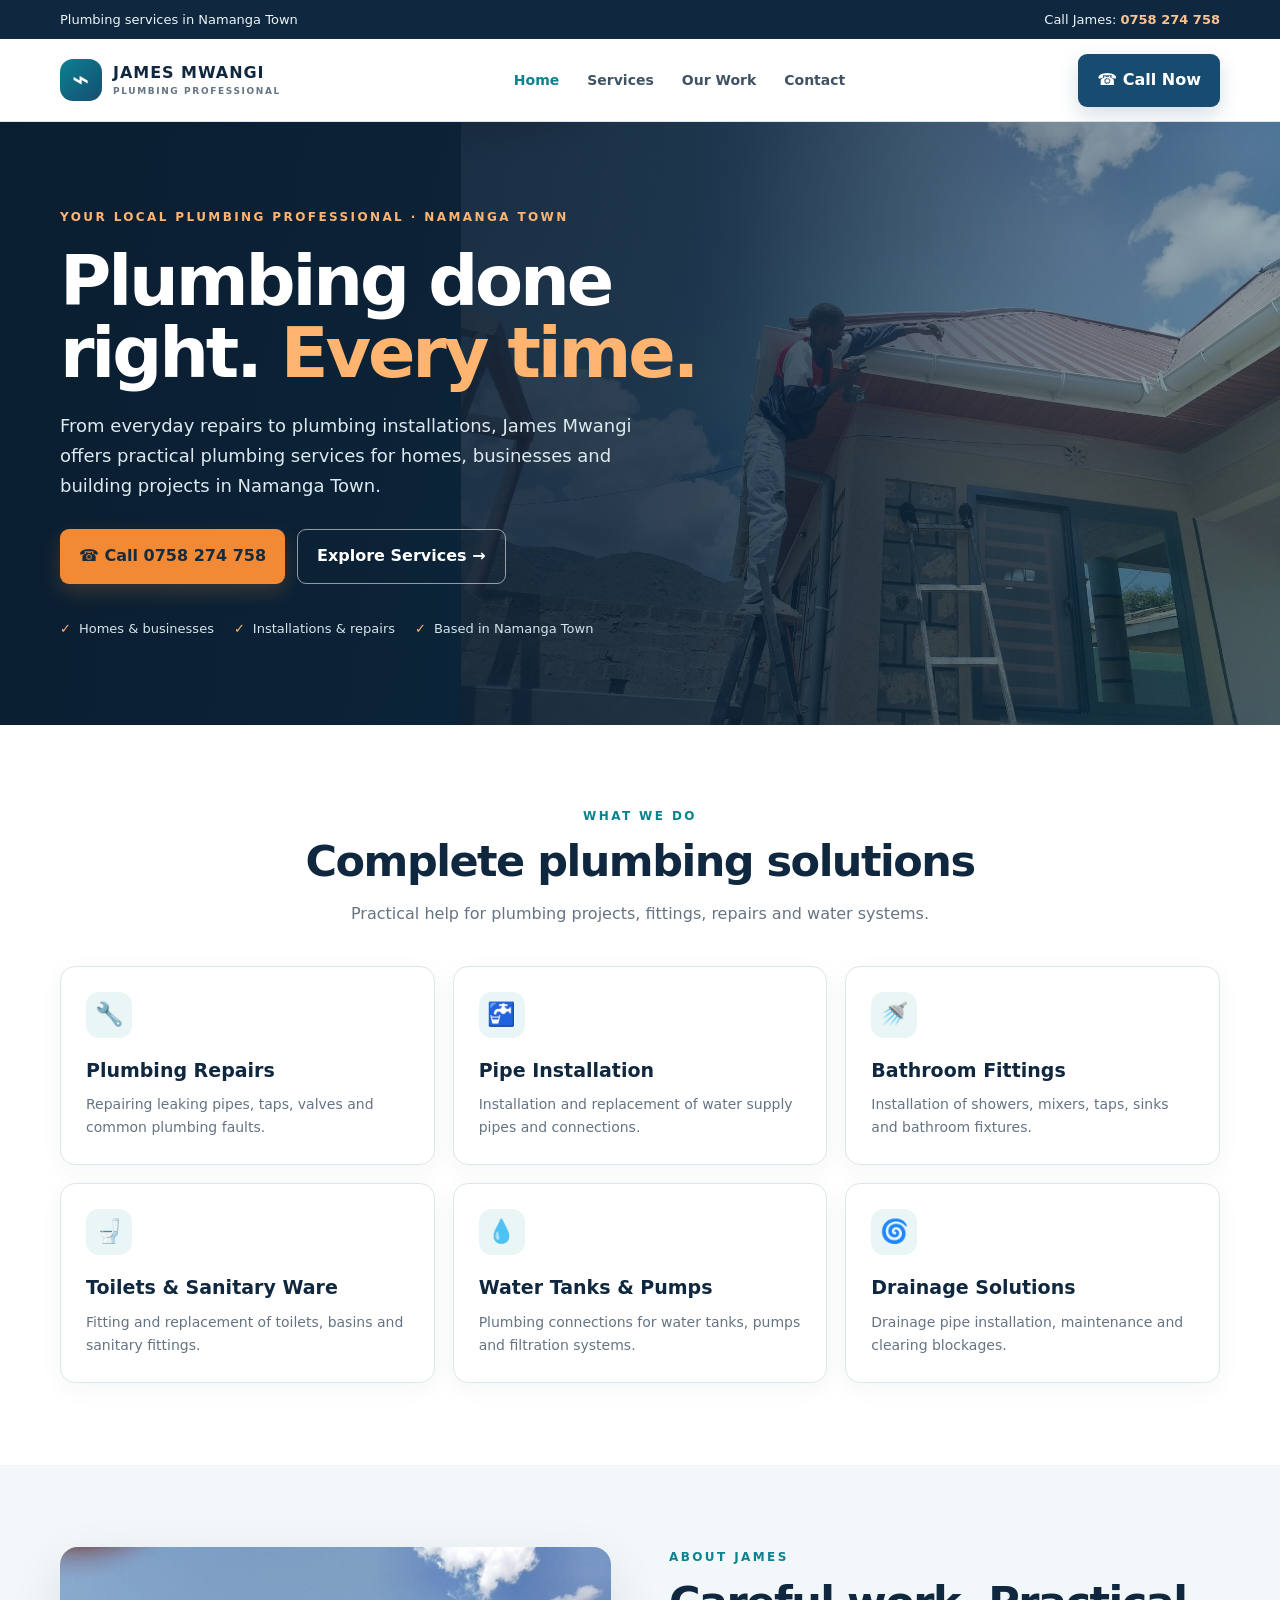
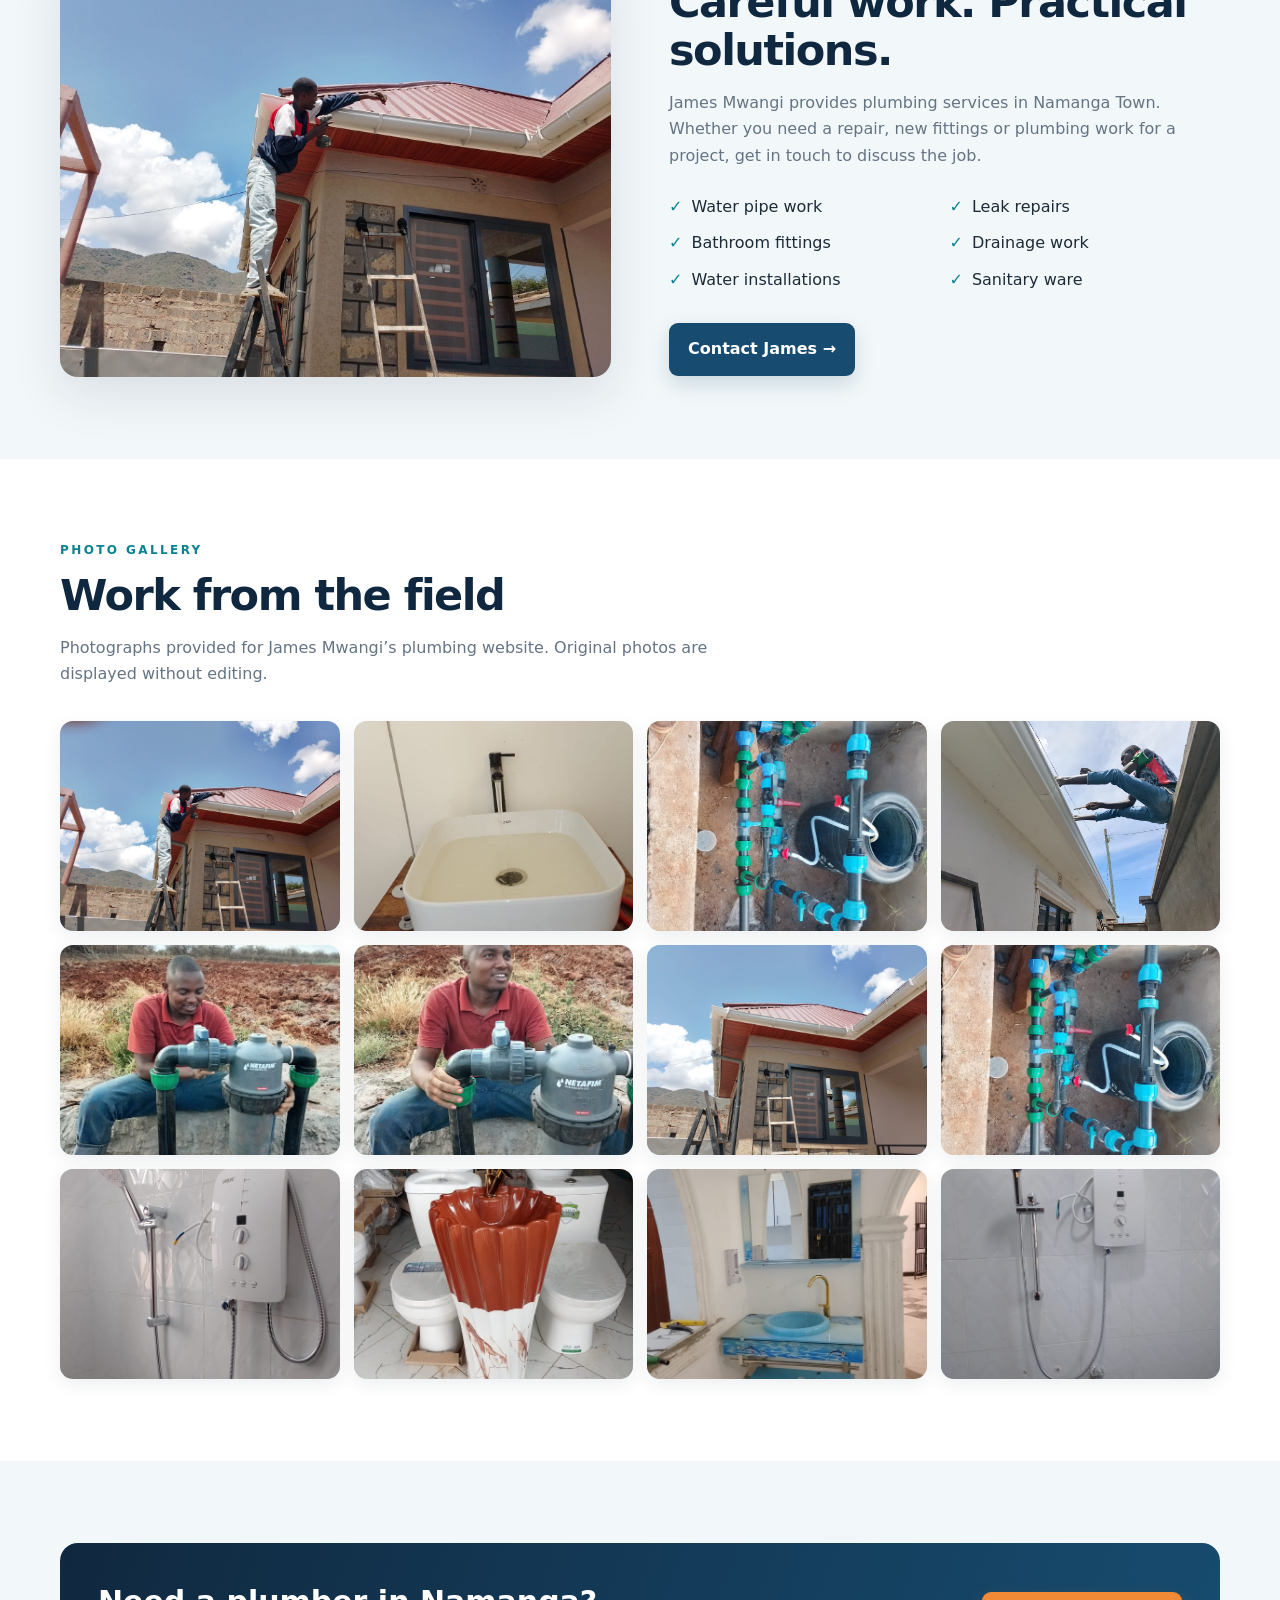
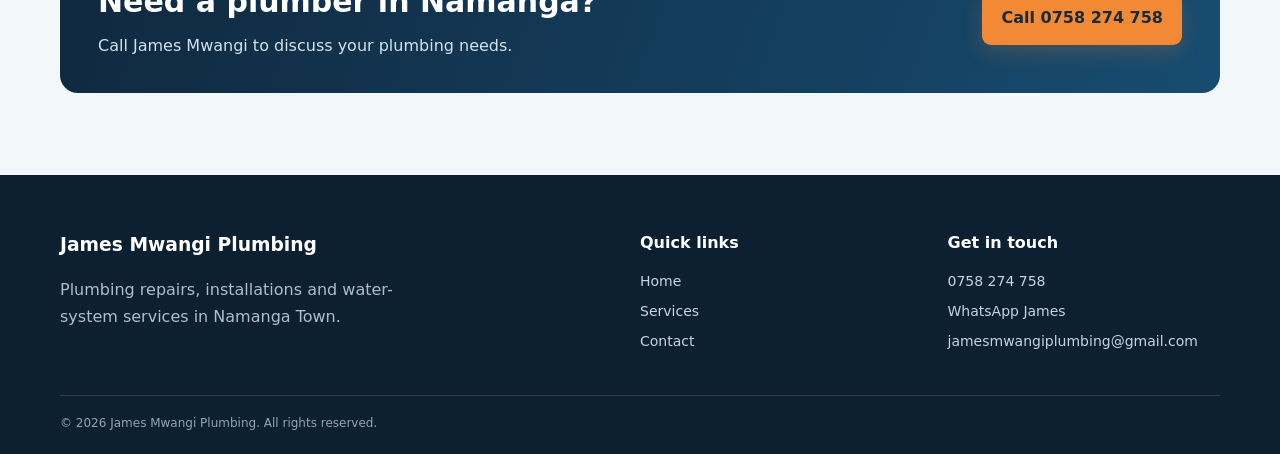
<file: index.html>
<!doctype html><html lang="en"><head><meta charset="utf-8"><meta name="viewport" content="width=device-width, initial-scale=1"><meta name="description" content="James Mwangi provides plumbing services in Namanga Town, including plumbing repairs, pipe installation, bathroom fittings and drainage."><title>James Mwangi | Plumbing Services in Namanga</title><link rel="stylesheet" href="styles.css"></head><body>
<div class="topbar"><div class="wrap"><span>Plumbing services in Namanga Town</span><span>Call James: <a href="tel:+254758274758">0758 274 758</a></span></div></div>
<header class="header"><div class="wrap nav"><a class="brand" href="index.html"><span class="brand-mark">⌁</span><span>JAMES MWANGI<small>PLUMBING PROFESSIONAL</small></span></a><button class="menu" aria-label="Open navigation" onclick="document.querySelector('.links').classList.toggle('open')">☰</button><nav class="links"><a class="active" href="index.html">Home</a><a href="services.html">Services</a><a href="#projects">Our Work</a><a href="contact.html">Contact</a></nav><a class="btn blue" href="tel:+254758274758">☎ Call Now</a></div></header>
<main><section class="hero"><div class="hero-photo"></div><div class="wrap hero-inner"><div class="hero-copy"><div class="eyebrow">Your local plumbing professional · Namanga Town</div><h1>Plumbing done right. <span>Every time.</span></h1><p>From everyday repairs to plumbing installations, James Mwangi offers practical plumbing services for homes, businesses and building projects in Namanga Town.</p><div class="hero-actions"><a class="btn" href="tel:+254758274758">☎ Call 0758 274 758</a><a class="btn outline" href="services.html">Explore Services →</a></div><div class="trust"><span>Homes & businesses</span><span>Installations & repairs</span><span>Based in Namanga Town</span></div></div></div></section>
<section class="section"><div class="wrap"><div class="section-head center"><div class="kicker">What we do</div><h2>Complete plumbing solutions</h2><p>Practical help for plumbing projects, fittings, repairs and water systems.</p></div><div class="service-grid"><article class="service"><div class="ico">🔧</div><h3>Plumbing Repairs</h3><p>Repairing leaking pipes, taps, valves and common plumbing faults.</p></article><article class="service"><div class="ico">🚰</div><h3>Pipe Installation</h3><p>Installation and replacement of water supply pipes and connections.</p></article><article class="service"><div class="ico">🚿</div><h3>Bathroom Fittings</h3><p>Installation of showers, mixers, taps, sinks and bathroom fixtures.</p></article><article class="service"><div class="ico">🚽</div><h3>Toilets & Sanitary Ware</h3><p>Fitting and replacement of toilets, basins and sanitary fittings.</p></article><article class="service"><div class="ico">💧</div><h3>Water Tanks & Pumps</h3><p>Plumbing connections for water tanks, pumps and filtration systems.</p></article><article class="service"><div class="ico">🌀</div><h3>Drainage Solutions</h3><p>Drainage pipe installation, maintenance and clearing blockages.</p></article></div></div></section>
<section class="section soft"><div class="wrap split"><div class="about-image"><img src="assets/photo-01.jpeg" alt="Plumbing work photograph supplied by James Mwangi"></div><div><div class="kicker">About James</div><h2>Careful work. Practical solutions.</h2><p class="muted">James Mwangi provides plumbing services in Namanga Town. Whether you need a repair, new fittings or plumbing work for a project, get in touch to discuss the job.</p><ul class="checklist"><li>Water pipe work</li><li>Leak repairs</li><li>Bathroom fittings</li><li>Drainage work</li><li>Water installations</li><li>Sanitary ware</li></ul><a class="btn blue" href="contact.html">Contact James →</a></div></div></section>
<section class="section" id="projects"><div class="wrap"><div class="section-head"><div class="kicker">Photo gallery</div><h2>Work from the field</h2><p>Photographs provided for James Mwangi’s plumbing website. Original photos are displayed without editing.</p></div><div class="gallery">
<a href="assets/photo-01.jpeg" target="_blank"><img src="assets/photo-01.jpeg" alt="Plumbing project photo 1"></a><a href="assets/photo-02.jpeg" target="_blank"><img src="assets/photo-02.jpeg" alt="Plumbing project photo 2"></a><a href="assets/photo-03.jpeg" target="_blank"><img src="assets/photo-03.jpeg" alt="Plumbing project photo 3"></a><a href="assets/photo-04.jpeg" target="_blank"><img src="assets/photo-04.jpeg" alt="Plumbing project photo 4"></a><a href="assets/photo-05.jpeg" target="_blank"><img src="assets/photo-05.jpeg" alt="Plumbing project photo 5"></a><a href="assets/photo-06.jpeg" target="_blank"><img src="assets/photo-06.jpeg" alt="Plumbing project photo 6"></a><a href="assets/photo-07.jpeg" target="_blank"><img src="assets/photo-07.jpeg" alt="Plumbing project photo 7"></a><a href="assets/photo-08.jpeg" target="_blank"><img src="assets/photo-08.jpeg" alt="Plumbing project photo 8"></a><a href="assets/photo-09.jpeg" target="_blank"><img src="assets/photo-09.jpeg" alt="Plumbing project photo 9"></a><a href="assets/photo-10.jpeg" target="_blank"><img src="assets/photo-10.jpeg" alt="Plumbing project photo 10"></a><a href="assets/photo-11.jpeg" target="_blank"><img src="assets/photo-11.jpeg" alt="Plumbing project photo 11"></a><a href="assets/photo-12.jpeg" target="_blank"><img src="assets/photo-12.jpeg" alt="Plumbing project photo 12"></a></div></div></section>
<section class="section soft"><div class="wrap"><div class="cta"><div><h2>Need a plumber in Namanga?</h2><p>Call James Mwangi to discuss your plumbing needs.</p></div><a class="btn" href="tel:+254758274758">Call 0758 274 758</a></div></div></section></main>
<footer class="footer"><div class="wrap"><div class="footer-grid"><div><h3>James Mwangi Plumbing</h3><p>Plumbing repairs, installations and water-system services in Namanga Town.</p></div><div><h4>Quick links</h4><a href="index.html">Home</a><a href="services.html">Services</a><a href="contact.html">Contact</a></div><div><h4>Get in touch</h4><a href="tel:+254758274758">0758 274 758</a><a href="https://wa.me/254758274758">WhatsApp James</a><a href="mailto:jamesmwangiplumbing@gmail.com">jamesmwangiplumbing@gmail.com</a></div></div><div class="copyright">© 2026 James Mwangi Plumbing. All rights reserved.</div></div></footer></body></html>
</file>
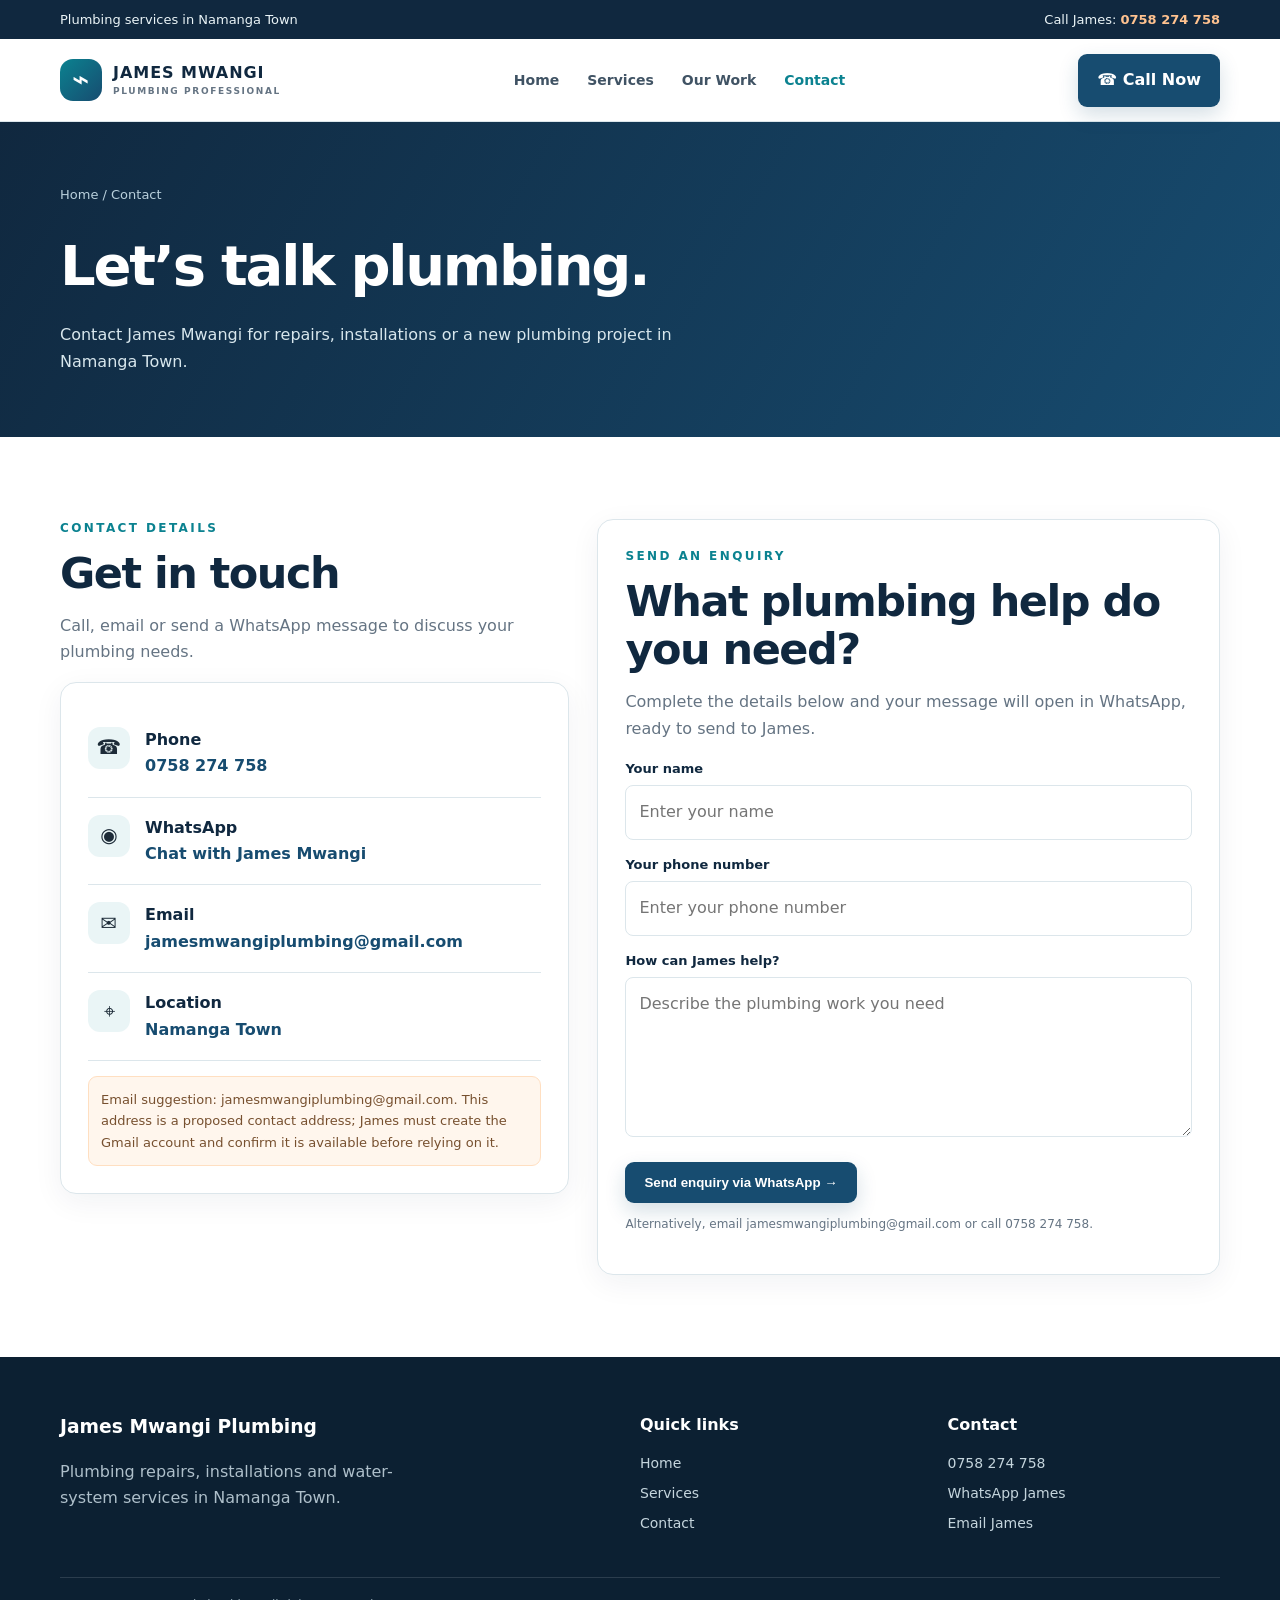
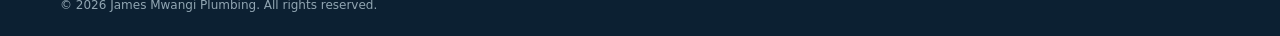
<file: contact.html>
<!doctype html><html lang="en"><head><meta charset="utf-8"><meta name="viewport" content="width=device-width, initial-scale=1"><meta name="description" content="Contact James Mwangi for plumbing services in Namanga Town."><title>Contact | James Mwangi Plumbing</title><link rel="stylesheet" href="styles.css"></head><body><div class="topbar"><div class="wrap"><span>Plumbing services in Namanga Town</span><span>Call James: <a href="tel:+254758274758">0758 274 758</a></span></div></div><header class="header"><div class="wrap nav"><a class="brand" href="index.html"><span class="brand-mark">⌁</span><span>JAMES MWANGI<small>PLUMBING PROFESSIONAL</small></span></a><button class="menu" aria-label="Open navigation" onclick="document.querySelector('.links').classList.toggle('open')">☰</button><nav class="links"><a href="index.html">Home</a><a href="services.html">Services</a><a href="index.html#projects">Our Work</a><a class="active" href="contact.html">Contact</a></nav><a class="btn blue" href="tel:+254758274758">☎ Call Now</a></div></header><main><section class="page-hero"><div class="wrap"><div class="crumb">Home / Contact</div><h1>Let’s talk plumbing.</h1><p>Contact James Mwangi for repairs, installations or a new plumbing project in Namanga Town.</p></div></section><section class="section"><div class="wrap contact-grid"><div><div class="kicker">Contact details</div><h2>Get in touch</h2><p class="muted">Call, email or send a WhatsApp message to discuss your plumbing needs.</p><div class="contact-card"><div class="contact-item"><div class="ico">☎</div><div><b>Phone</b><a href="tel:+254758274758">0758 274 758</a></div></div><div class="contact-item"><div class="ico">◉</div><div><b>WhatsApp</b><a href="https://wa.me/254758274758">Chat with James Mwangi</a></div></div><div class="contact-item"><div class="ico">✉</div><div><b>Email</b><a href="mailto:jamesmwangiplumbing@gmail.com">jamesmwangiplumbing@gmail.com</a></div></div><div class="contact-item"><div class="ico">⌖</div><div><b>Location</b><span>Namanga Town</span></div></div><div class="notice">Email suggestion: jamesmwangiplumbing@gmail.com. This address is a proposed contact address; James must create the Gmail account and confirm it is available before relying on it.</div></div></div><div class="contact-card"><div class="kicker">Send an enquiry</div><h2>What plumbing help do you need?</h2><p class="muted">Complete the details below and your message will open in WhatsApp, ready to send to James.</p><form class="form" onsubmit="event.preventDefault();const n=document.getElementById('name').value;const m=document.getElementById('message').value;const p=document.getElementById('phone').value;const text=encodeURIComponent('Hello James, my name is '+n+'. My phone: '+p+'. Plumbing enquiry: '+m);window.open('https://wa.me/254758274758?text='+text,'_blank')"><label for="name">Your name</label><input id="name" required placeholder="Enter your name"><label for="phone">Your phone number</label><input id="phone" required placeholder="Enter your phone number"><label for="message">How can James help?</label><textarea id="message" required rows="5" placeholder="Describe the plumbing work you need"></textarea><button class="btn blue" type="submit">Send enquiry via WhatsApp →</button></form><p class="small-note">Alternatively, email <a href="mailto:jamesmwangiplumbing@gmail.com">jamesmwangiplumbing@gmail.com</a> or call 0758 274 758.</p></div></div></section></main><footer class="footer"><div class="wrap"><div class="footer-grid"><div><h3>James Mwangi Plumbing</h3><p>Plumbing repairs, installations and water-system services in Namanga Town.</p></div><div><h4>Quick links</h4><a href="index.html">Home</a><a href="services.html">Services</a><a href="contact.html">Contact</a></div><div><h4>Contact</h4><a href="tel:+254758274758">0758 274 758</a><a href="https://wa.me/254758274758">WhatsApp James</a><a href="mailto:jamesmwangiplumbing@gmail.com">Email James</a></div></div><div class="copyright">© 2026 James Mwangi Plumbing. All rights reserved.</div></div></footer></body></html>
</file>
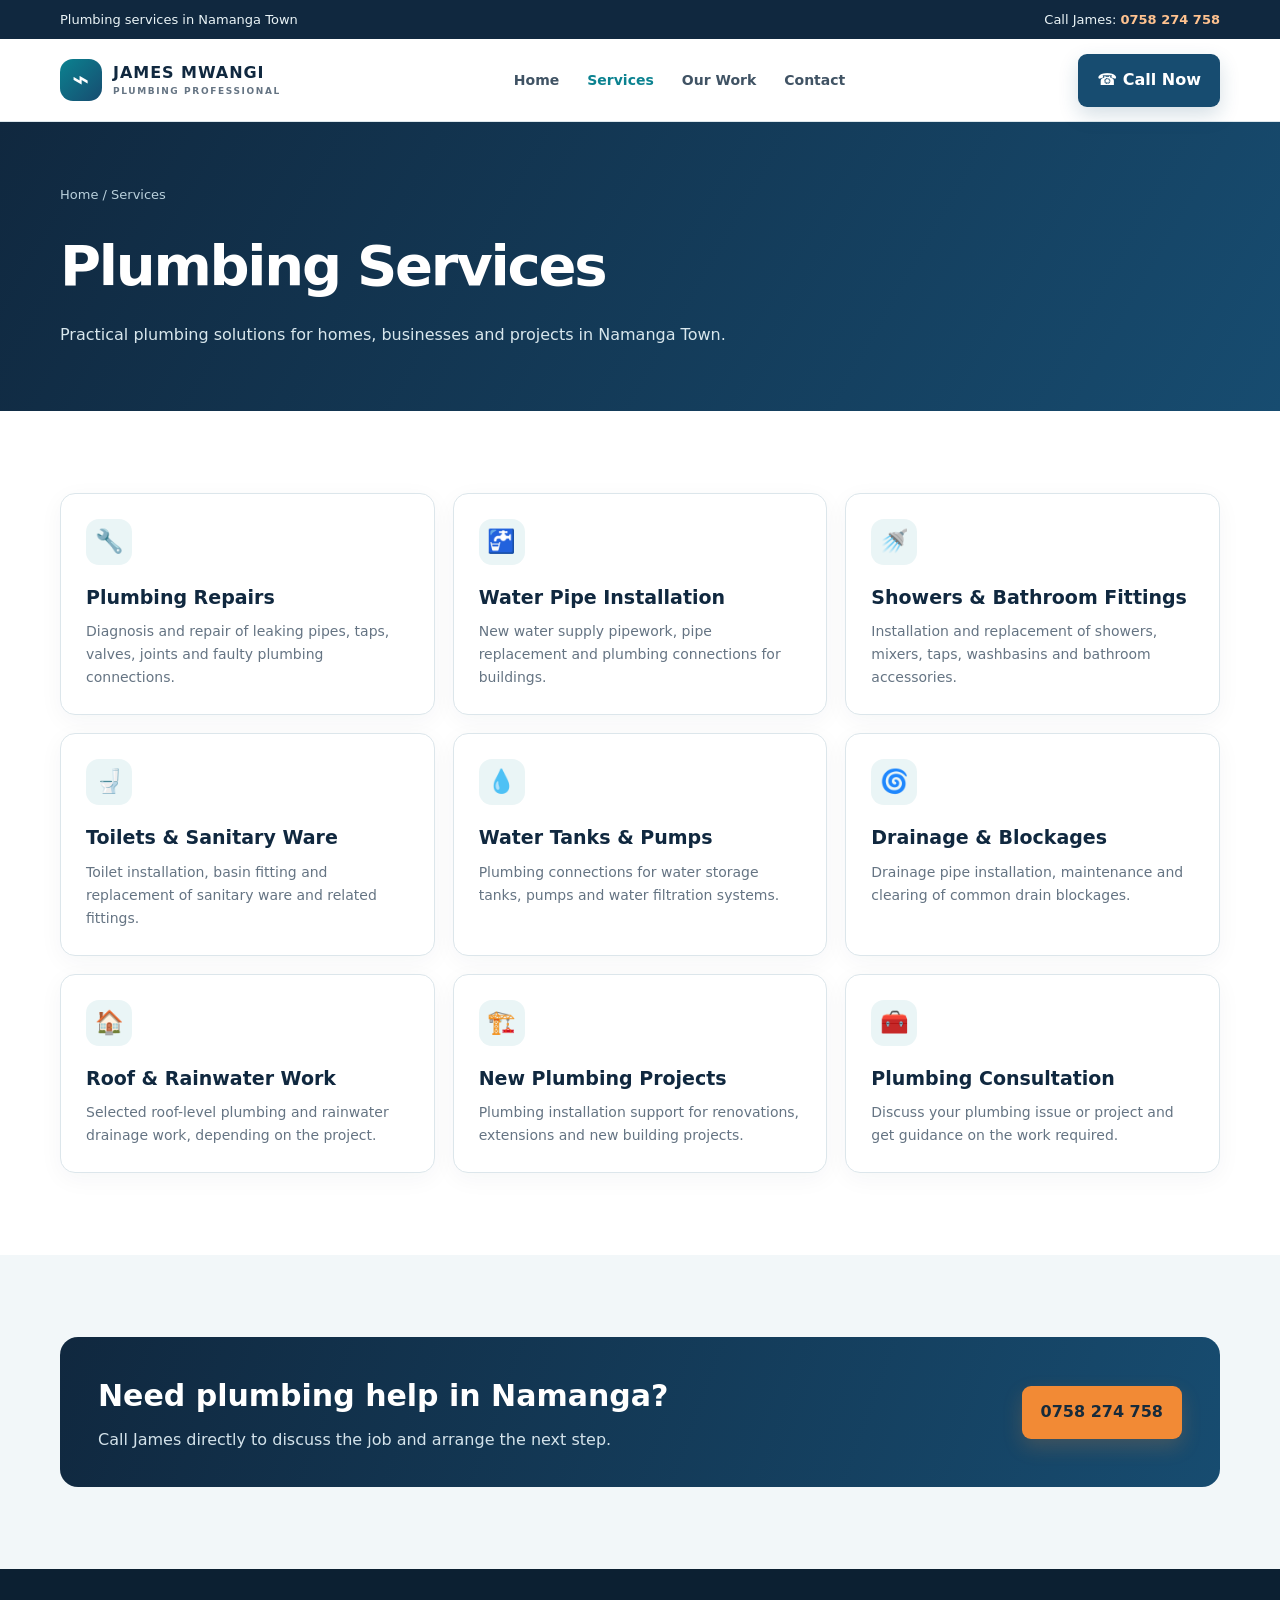
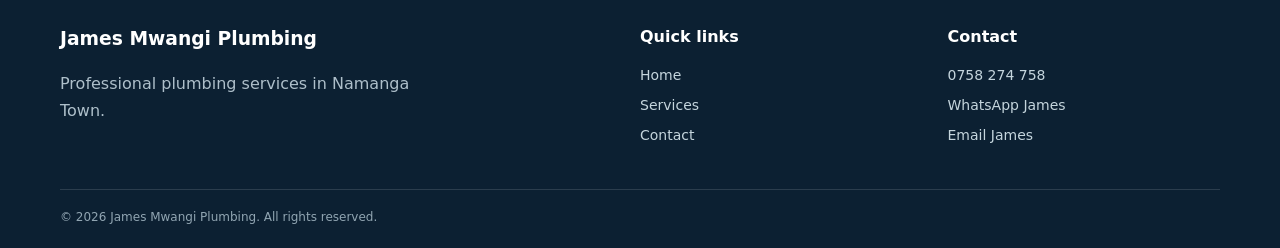
<file: services.html>
<!doctype html><html lang="en"><head><meta charset="utf-8"><meta name="viewport" content="width=device-width, initial-scale=1"><meta name="description" content="Plumbing repair, installation, bathroom fitting, drainage and water system services in Namanga Town by James Mwangi."><title>Plumbing Services | James Mwangi · Namanga</title><link rel="stylesheet" href="styles.css"></head><body><div class="topbar"><div class="wrap"><span>Plumbing services in Namanga Town</span><span>Call James: <a href="tel:+254758274758">0758 274 758</a></span></div></div><header class="header"><div class="wrap nav"><a class="brand" href="index.html"><span class="brand-mark">⌁</span><span>JAMES MWANGI<small>PLUMBING PROFESSIONAL</small></span></a><button class="menu" aria-label="Open navigation" onclick="document.querySelector('.links').classList.toggle('open')">☰</button><nav class="links"><a href="index.html">Home</a><a class="active" href="services.html">Services</a><a href="index.html#projects">Our Work</a><a href="contact.html">Contact</a></nav><a class="btn blue" href="tel:+254758274758">☎ Call Now</a></div></header><main><section class="page-hero"><div class="wrap"><div class="crumb">Home / Services</div><h1>Plumbing Services</h1><p>Practical plumbing solutions for homes, businesses and projects in Namanga Town.</p></div></section><section class="section"><div class="wrap"><div class="service-grid"><article class="service"><div class="ico">🔧</div><h3>Plumbing Repairs</h3><p>Diagnosis and repair of leaking pipes, taps, valves, joints and faulty plumbing connections.</p></article><article class="service"><div class="ico">🚰</div><h3>Water Pipe Installation</h3><p>New water supply pipework, pipe replacement and plumbing connections for buildings.</p></article><article class="service"><div class="ico">🚿</div><h3>Showers & Bathroom Fittings</h3><p>Installation and replacement of showers, mixers, taps, washbasins and bathroom accessories.</p></article><article class="service"><div class="ico">🚽</div><h3>Toilets & Sanitary Ware</h3><p>Toilet installation, basin fitting and replacement of sanitary ware and related fittings.</p></article><article class="service"><div class="ico">💧</div><h3>Water Tanks & Pumps</h3><p>Plumbing connections for water storage tanks, pumps and water filtration systems.</p></article><article class="service"><div class="ico">🌀</div><h3>Drainage & Blockages</h3><p>Drainage pipe installation, maintenance and clearing of common drain blockages.</p></article><article class="service"><div class="ico">🏠</div><h3>Roof & Rainwater Work</h3><p>Selected roof-level plumbing and rainwater drainage work, depending on the project.</p></article><article class="service"><div class="ico">🏗️</div><h3>New Plumbing Projects</h3><p>Plumbing installation support for renovations, extensions and new building projects.</p></article><article class="service"><div class="ico">🧰</div><h3>Plumbing Consultation</h3><p>Discuss your plumbing issue or project and get guidance on the work required.</p></article></div></div></section><section class="section soft"><div class="wrap"><div class="cta"><div><h2>Need plumbing help in Namanga?</h2><p>Call James directly to discuss the job and arrange the next step.</p></div><a class="btn" href="tel:+254758274758">0758 274 758</a></div></div></section></main><footer class="footer"><div class="wrap"><div class="footer-grid"><div><h3>James Mwangi Plumbing</h3><p>Professional plumbing services in Namanga Town.</p></div><div><h4>Quick links</h4><a href="index.html">Home</a><a href="services.html">Services</a><a href="contact.html">Contact</a></div><div><h4>Contact</h4><a href="tel:+254758274758">0758 274 758</a><a href="https://wa.me/254758274758">WhatsApp James</a><a href="mailto:jamesmwangiplumbing@gmail.com">Email James</a></div></div><div class="copyright">© 2026 James Mwangi Plumbing. All rights reserved.</div></div></footer></body></html>
</file>
<file: styles.css>
:root{--navy:#10283f;--blue:#174c70;--teal:#0b8290;--orange:#f28a35;--ink:#1d2b38;--muted:#657483;--paper:#fff;--soft:#f2f7f9;--line:#dce6eb;--shadow:0 18px 50px rgba(16,40,63,.11)}*{box-sizing:border-box}html{scroll-behavior:smooth}body{margin:0;font-family:Inter,ui-sans-serif,system-ui,-apple-system,"Segoe UI",sans-serif;color:var(--ink);line-height:1.65;background:#fff}a{color:inherit;text-decoration:none}.wrap{width:min(1160px,calc(100% - 40px));margin:auto}.topbar{background:var(--navy);color:#eaf4f7;font-size:13px}.topbar .wrap{display:flex;justify-content:space-between;gap:18px;padding:9px 0}.topbar a{color:#ffc28f;font-weight:800}.header{position:sticky;top:0;z-index:10;background:rgba(255,255,255,.96);backdrop-filter:blur(12px);border-bottom:1px solid var(--line)}.nav{height:82px;display:flex;align-items:center;justify-content:space-between;gap:24px}.brand{display:flex;align-items:center;gap:11px;font-weight:900;letter-spacing:.06em;color:var(--navy);line-height:1.1}.brand-mark{width:42px;height:42px;display:grid;place-items:center;border-radius:13px;background:linear-gradient(135deg,var(--teal),var(--blue));color:#fff;font-size:29px}.brand small{display:block;color:var(--muted);font-size:9px;letter-spacing:.18em;margin-top:5px}.links{display:flex;align-items:center;gap:28px;font-size:14px;font-weight:700;color:#405364}.links a:hover,.links a.active{color:var(--teal)}.btn{display:inline-flex;align-items:center;justify-content:center;gap:9px;padding:13px 19px;border-radius:9px;background:var(--orange);color:#172b3b;font-weight:850;border:0;box-shadow:0 8px 20px rgba(242,138,53,.2);transition:.2s}.btn:hover{transform:translateY(-2px);filter:brightness(1.03)}.btn.blue{background:var(--blue);color:#fff;box-shadow:0 8px 20px rgba(23,76,112,.18)}.btn.outline{background:transparent;color:#fff;border:1px solid rgba(255,255,255,.55);box-shadow:none}.menu{display:none;border:0;background:var(--soft);padding:10px 13px;border-radius:8px;font-size:20px}.hero{position:relative;overflow:hidden;background:linear-gradient(115deg,#10283f 0%,#174c70 64%,#0b8290 100%);color:#fff;min-height:570px;display:flex;align-items:center}.hero:after{content:"";position:absolute;inset:0;background:radial-gradient(circle at 85% 20%,rgba(255,255,255,.15),transparent 30%),linear-gradient(90deg,rgba(10,30,49,.97),rgba(10,30,49,.78) 54%,rgba(10,30,49,.25));pointer-events:none}.hero-photo{position:absolute;inset:0 0 0 36%;background-image:url('assets/photo-01.jpeg');background-size:cover;background-position:center;opacity:.72}.hero-inner{position:relative;z-index:1;padding:86px 0}.hero-copy{max-width:650px}.eyebrow,.kicker{font-size:12px;text-transform:uppercase;letter-spacing:.2em;font-weight:900;color:#ffb46f}.hero h1{font-size:clamp(42px,6vw,70px);line-height:1.03;letter-spacing:-.045em;margin:17px 0 22px}.hero h1 span{color:#ffb46f}.hero p{font-size:18px;color:#dce9ef;max-width:590px}.hero-actions{display:flex;flex-wrap:wrap;gap:12px;margin-top:29px}.trust{display:flex;flex-wrap:wrap;gap:20px;margin-top:34px;color:#d6e5eb;font-size:13px}.trust span:before{content:"✓";color:#ffb46f;font-weight:900;margin-right:8px}.section{padding:82px 0}.section.soft{background:var(--soft)}.section-head{max-width:700px;margin-bottom:34px}.section-head.center{text-align:center;margin:0 auto 38px}.section-head h2,.split h2,.contact-grid h2{font-size:clamp(30px,4vw,43px);line-height:1.12;letter-spacing:-.035em;color:var(--navy);margin:10px 0 13px}.section-head p,.muted{color:var(--muted)}.kicker{color:var(--teal)}.service-grid{display:grid;grid-template-columns:repeat(3,1fr);gap:18px}.service{padding:25px;border:1px solid var(--line);border-radius:15px;background:#fff;box-shadow:0 6px 24px rgba(16,40,63,.045)}.service .ico{width:46px;height:46px;border-radius:13px;background:#eaf5f6;display:grid;place-items:center;font-size:23px}.service h3{margin:17px 0 7px;color:var(--navy);font-size:19px}.service p{margin:0;color:var(--muted);font-size:14px}.split{display:grid;grid-template-columns:1fr 1fr;gap:58px;align-items:center}.about-image{border-radius:18px;overflow:hidden;box-shadow:var(--shadow);background:#e7eef1}.about-image img{width:100%;height:430px;display:block;object-fit:cover}.checklist{display:grid;grid-template-columns:1fr 1fr;gap:10px;padding:0;margin:25px 0 30px;list-style:none}.checklist li:before{content:"✓";color:var(--teal);font-weight:900;margin-right:9px}.gallery{display:grid;grid-template-columns:repeat(4,1fr);gap:14px}.gallery a{display:block;border-radius:13px;overflow:hidden;background:#e8eef1;box-shadow:0 5px 18px rgba(16,40,63,.08)}.gallery img{width:100%;height:210px;display:block;object-fit:cover;transition:transform .3s}.gallery a:hover img{transform:scale(1.04)}.cta{padding:34px 38px;border-radius:18px;background:linear-gradient(110deg,var(--navy),var(--blue));color:#fff;display:flex;justify-content:space-between;align-items:center;gap:20px}.cta h2{margin:0 0 6px;font-size:30px}.cta p{margin:0;color:#d4e3eb}.footer{background:#0c2032;color:#d5e1e8;padding:55px 0 20px}.footer-grid{display:grid;grid-template-columns:2fr 1fr 1fr;gap:35px}.footer h3,.footer h4{color:#fff;margin:0 0 13px}.footer p{max-width:390px;color:#aebfca}.footer a{display:block;margin:7px 0;color:#c5d5dd;font-size:14px}.footer a:hover{color:#ffb46f}.copyright{border-top:1px solid rgba(255,255,255,.13);margin-top:35px;padding-top:18px;color:#91a5b2;font-size:12px}.page-hero{background:linear-gradient(120deg,var(--navy),var(--blue));color:#fff;padding:62px 0}.crumb{color:#b9d0dc;font-size:13px;margin-bottom:14px}.page-hero h1{font-size:clamp(38px,5vw,56px);margin:0 0 10px;letter-spacing:-.04em}.page-hero p{color:#d8e7ed;margin:0;max-width:680px}.contact-grid{display:grid;grid-template-columns:.9fr 1.1fr;gap:28px;align-items:start}.contact-card{border:1px solid var(--line);border-radius:16px;padding:27px;background:#fff;box-shadow:0 8px 30px rgba(16,40,63,.06)}.contact-item{display:flex;gap:15px;padding:17px 0;border-bottom:1px solid var(--line)}.contact-item:last-of-type{border:0}.contact-item .ico{width:42px;height:42px;flex:none;border-radius:12px;background:#eaf5f6;display:grid;place-items:center;font-size:20px}.contact-item b{display:block;color:var(--navy)}.contact-item a,.contact-item span{color:var(--blue);font-weight:700;overflow-wrap:anywhere}.notice{background:#fff6ed;border:1px solid #ffdfc1;color:#77502f;border-radius:9px;padding:12px;font-size:13px;margin-top:15px}.form label{display:block;font-size:13px;font-weight:800;color:var(--navy);margin:14px 0 6px}.form input,.form textarea,.form select{width:100%;padding:13px;border:1px solid var(--line);border-radius:8px;font:inherit;color:var(--ink);background:#fff}.form textarea{resize:vertical}.form button{margin-top:17px;cursor:pointer}.small-note{font-size:12px;color:var(--muted);margin-top:12px}
@media(max-width:850px){.links{display:none;position:absolute;top:81px;left:0;right:0;background:#fff;padding:18px 22px;border-bottom:1px solid var(--line);flex-direction:column;align-items:flex-start;gap:16px}.links.open{display:flex}.menu{display:block}.nav>.btn{display:none}.service-grid{grid-template-columns:repeat(2,1fr)}.gallery{grid-template-columns:repeat(3,1fr)}.split{gap:30px}.hero-photo{left:20%;opacity:.42}}
@media(max-width:600px){.wrap{width:min(100% - 30px,1160px)}.topbar .wrap{font-size:11px}.topbar .wrap span:first-child{max-width:58%}.nav{height:72px}.brand{font-size:13px}.brand small{font-size:8px}.links{top:71px}.hero{min-height:610px}.hero-inner{padding:65px 0}.hero p{font-size:16px}.section{padding:60px 0}.service-grid,.split,.contact-grid,.footer-grid{grid-template-columns:1fr}.gallery{grid-template-columns:repeat(2,1fr);gap:10px}.gallery img{height:165px}.about-image img{height:300px}.cta{padding:27px;align-items:flex-start;flex-direction:column}.checklist{grid-template-columns:1fr 1fr}.contact-card{padding:20px}}
</file>
